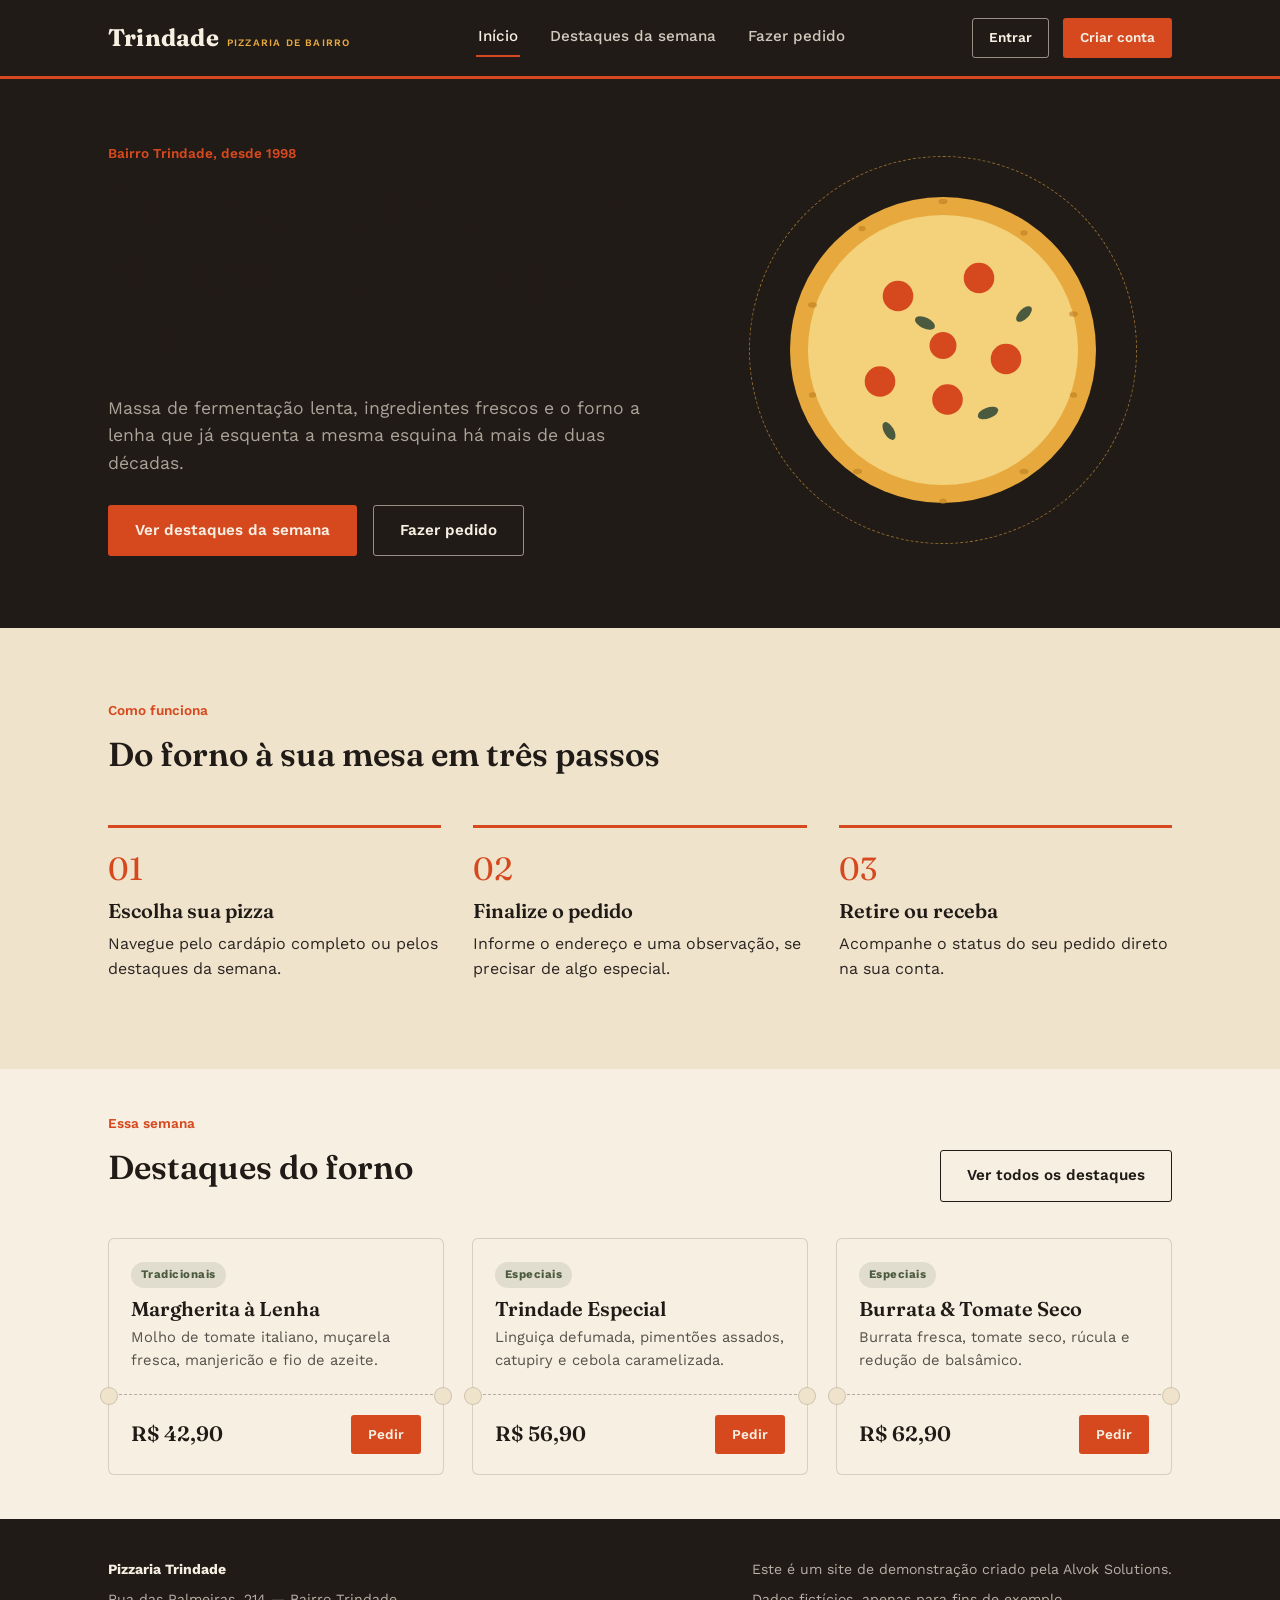
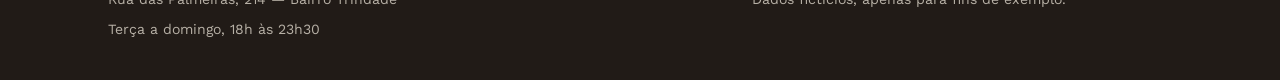
<file: index.html>
<!DOCTYPE html>
<html lang="pt-BR">
<head>
<meta charset="UTF-8" />
<meta name="viewport" content="width=device-width, initial-scale=1.0" />
<title>Trindade — Pizzaria de bairro assada à lenha</title>
<meta name="description" content="Pizzaria Trindade — pizzas assadas à lenha, tradição de bairro desde 1998. Veja os destaques da semana e faça seu pedido." />
<link rel="preconnect" href="https://fonts.googleapis.com" />
<link rel="preconnect" href="https://fonts.gstatic.com" crossorigin />
<link href="https://fonts.googleapis.com/css2?family=Fraunces:opsz,wght@9..144,500;9..144,600;9..144,700&family=Work+Sans:wght@400;500;600;700&display=swap" rel="stylesheet" />
<link rel="stylesheet" href="css/style.css" />
</head>
<body>

<header id="site-header" class="site-header"></header>

<main>
  <section class="hero">
    <div class="container">
      <div>
        <p class="eyebrow">Bairro Trindade, desde 1998</p>
        <h1>Pizza assada à lenha, do jeito que sempre foi.</h1>
        <p class="lede">Massa de fermentação lenta, ingredientes frescos e o forno a lenha que já esquenta a mesma esquina há mais de duas décadas.</p>
        <div class="hero-actions">
          <a href="destaques.html" class="btn btn-primary">Ver destaques da semana</a>
          <a href="pedido.html" class="btn btn-ghost-light">Fazer pedido</a>
        </div>
      </div>
      <div class="hero-figure">
        <div class="pizza-frame">
          <svg viewBox="0 0 400 400" xmlns="http://www.w3.org/2000/svg" aria-hidden="true">
            <circle cx="200" cy="200" r="170" fill="#E7A93E"/>
            <circle cx="200" cy="200" r="150" fill="#F3D27B"/>
            <g fill="#B8791F" opacity="0.55">
              <ellipse cx="200" cy="35" rx="5" ry="3"/>
              <ellipse cx="290" cy="70" rx="4" ry="3"/>
              <ellipse cx="345" cy="160" rx="5" ry="3"/>
              <ellipse cx="345" cy="250" rx="4" ry="3"/>
              <ellipse cx="290" cy="335" rx="5" ry="3"/>
              <ellipse cx="200" cy="368" rx="4" ry="3"/>
              <ellipse cx="105" cy="335" rx="5" ry="3"/>
              <ellipse cx="55" cy="250" rx="4" ry="3"/>
              <ellipse cx="55" cy="150" rx="5" ry="3"/>
              <ellipse cx="110" cy="65" rx="4" ry="3"/>
            </g>
            <g fill="#D6491F">
              <circle cx="150" cy="140" r="17"/>
              <circle cx="240" cy="120" r="17"/>
              <circle cx="270" cy="210" r="17"/>
              <circle cx="205" cy="255" r="17"/>
              <circle cx="130" cy="235" r="17"/>
              <circle cx="200" cy="195" r="15"/>
            </g>
            <g fill="#4B5A3F">
              <ellipse cx="180" cy="170" rx="12" ry="6" transform="rotate(25 180 170)"/>
              <ellipse cx="250" cy="270" rx="12" ry="6" transform="rotate(-20 250 270)"/>
              <ellipse cx="140" cy="290" rx="11" ry="5.5" transform="rotate(60 140 290)"/>
              <ellipse cx="290" cy="160" rx="11" ry="5.5" transform="rotate(-45 290 160)"/>
            </g>
          </svg>
        </div>
      </div>
    </div>
  </section>

  <section class="section">
    <div class="container">
      <div class="section-head">
        <div>
          <p class="eyebrow">Como funciona</p>
          <h2>Do forno à sua mesa em três passos</h2>
        </div>
      </div>
      <div class="steps">
        <div class="step">
          <span class="step-num">01</span>
          <h3>Escolha sua pizza</h3>
          <p>Navegue pelo cardápio completo ou pelos destaques da semana.</p>
        </div>
        <div class="step">
          <span class="step-num">02</span>
          <h3>Finalize o pedido</h3>
          <p>Informe o endereço e uma observação, se precisar de algo especial.</p>
        </div>
        <div class="step">
          <span class="step-num">03</span>
          <h3>Retire ou receba</h3>
          <p>Acompanhe o status do seu pedido direto na sua conta.</p>
        </div>
      </div>
    </div>
  </section>

  <section class="section section-tight" style="background: var(--cream);">
    <div class="container">
      <div class="section-head">
        <div>
          <p class="eyebrow">Essa semana</p>
          <h2>Destaques do forno</h2>
        </div>
        <a href="destaques.html" class="btn btn-ghost">Ver todos os destaques</a>
      </div>
      <div id="home-destaques" class="ticket-grid"></div>
    </div>
  </section>
</main>

<footer id="site-footer" class="site-footer"></footer>

<script src="js/db.js"></script>
<script src="js/nav.js"></script>
<script>
  renderHeader("index");
  renderFooter();

  const mount = document.getElementById("home-destaques");
  const destaques = DB.getProducts().filter((p) => p.destaque).slice(0, 3);

  mount.innerHTML = destaques
    .map(
      (p) => `
      <article class="ticket">
        <div class="ticket-body">
          <span class="ticket-tag">${p.categoria}</span>
          <h3>${p.nome}</h3>
          <p>${p.descricao}</p>
        </div>
        <div class="ticket-perf"></div>
        <div class="ticket-foot">
          <span class="price">${formatBRL(p.preco)}</span>
          <a href="pedido.html?item=${p.id}" class="btn btn-primary btn-sm">Pedir</a>
        </div>
      </article>
    `
    )
    .join("");
</script>
</body>
</html>
</file>
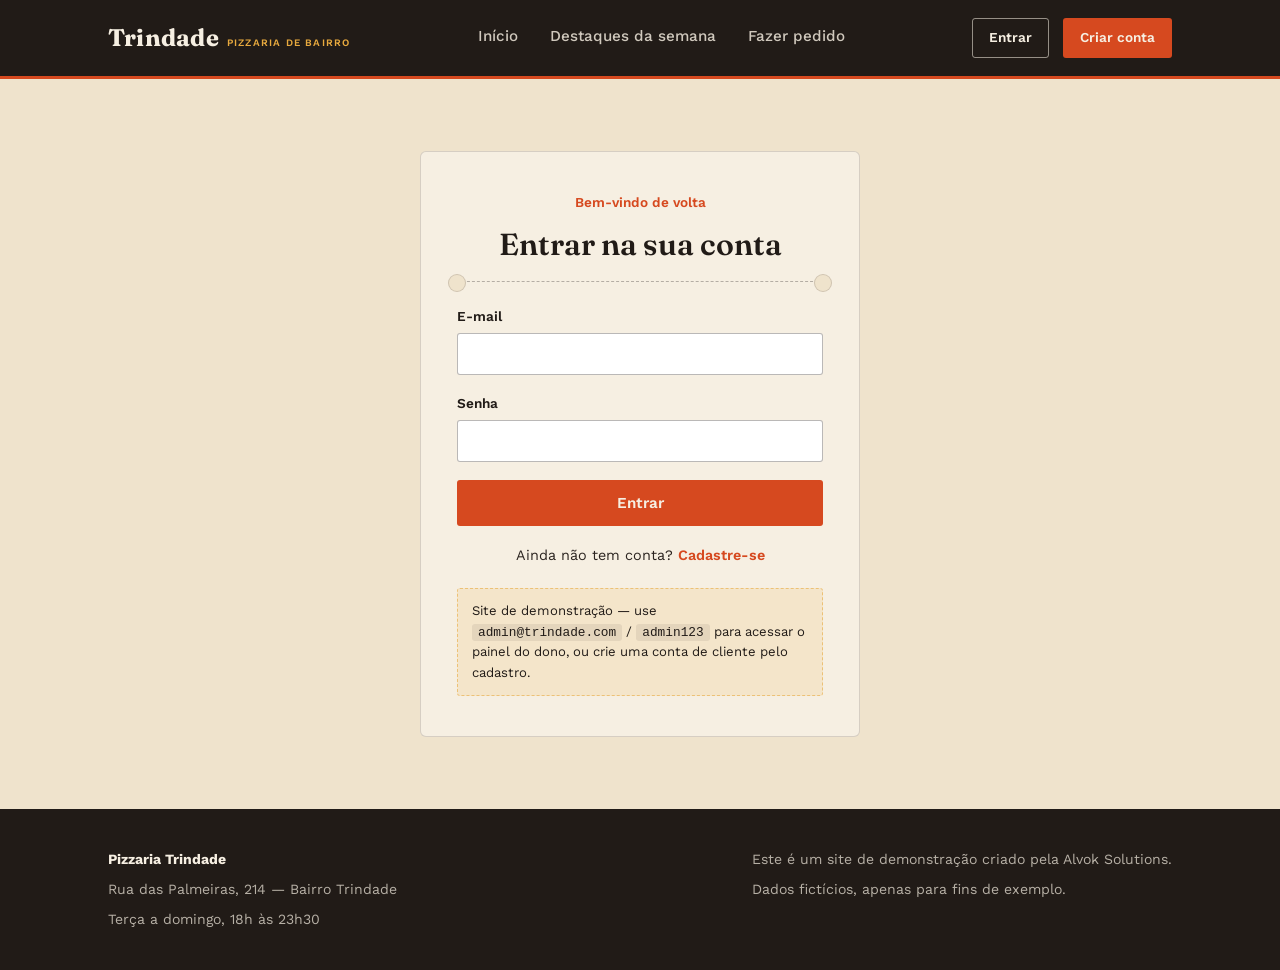
<file: admin.html>
<!DOCTYPE html>
<html lang="pt-BR">
<head>
<meta charset="UTF-8" />
<meta name="viewport" content="width=device-width, initial-scale=1.0" />
<title>Painel do dono — Trindade</title>
<link rel="preconnect" href="https://fonts.googleapis.com" />
<link rel="preconnect" href="https://fonts.gstatic.com" crossorigin />
<link href="https://fonts.googleapis.com/css2?family=Fraunces:opsz,wght@9..144,500;9..144,600;9..144,700&family=Work+Sans:wght@400;500;600;700&display=swap" rel="stylesheet" />
<link rel="stylesheet" href="css/style.css" />
</head>
<body>

<header id="site-header" class="site-header"></header>

<main>
  <section class="section-tight" style="background: var(--cream);">
    <div class="container">
      <p class="eyebrow">Área restrita</p>
      <h1 style="font-size: 2.1rem;">Painel do dono</h1>
      <p class="lede">Cadastre novos sabores, gerencie o cardápio e acompanhe os pedidos recebidos.</p>
    </div>
  </section>

  <section class="section">
    <div class="container">
      <div class="admin-grid">
        <div>
          <div class="panel">
            <h2>Novo produto</h2>
            <div id="product-alert"></div>
            <form id="product-form" novalidate>
              <div class="field">
                <label for="p-nome">Nome</label>
                <input type="text" id="p-nome" required />
              </div>
              <div class="field">
                <label for="p-descricao">Descrição</label>
                <textarea id="p-descricao" rows="2"></textarea>
              </div>
              <div class="field">
                <label for="p-preco">Preço (R$)</label>
                <input type="number" id="p-preco" min="0" step="0.10" required />
              </div>
              <div class="field">
                <label for="p-categoria">Categoria</label>
                <select id="p-categoria">
                  <option>Tradicionais</option>
                  <option>Especiais</option>
                  <option>Doces</option>
                </select>
              </div>
              <div class="checkbox-field">
                <input type="checkbox" id="p-destaque" />
                <label for="p-destaque">Marcar como destaque da semana</label>
              </div>
              <button type="submit" class="btn btn-primary btn-block">Adicionar ao cardápio</button>
            </form>
          </div>
        </div>

        <div>
          <div class="panel">
            <h2>Cardápio atual</h2>
            <div class="table-wrap">
              <table>
                <thead>
                  <tr>
                    <th>Produto</th>
                    <th>Categoria</th>
                    <th>Preço</th>
                    <th>Destaque</th>
                    <th></th>
                  </tr>
                </thead>
                <tbody id="products-table-body"></tbody>
              </table>
            </div>
            <p id="products-empty" class="empty-state hidden">Nenhum produto cadastrado ainda.</p>
          </div>

          <div class="panel">
            <h2>Pedidos recebidos</h2>
            <div class="table-wrap">
              <table>
                <thead>
                  <tr>
                    <th>Nº</th>
                    <th>Cliente</th>
                    <th>Itens</th>
                    <th>Total</th>
                    <th>Recebido em</th>
                    <th>Status</th>
                  </tr>
                </thead>
                <tbody id="orders-table-body"></tbody>
              </table>
            </div>
            <p id="orders-empty" class="empty-state hidden">Nenhum pedido recebido ainda.</p>
          </div>
        </div>
      </div>
    </div>
  </section>
</main>

<footer id="site-footer" class="site-footer"></footer>

<script src="js/db.js"></script>
<script src="js/nav.js"></script>
<script src="js/admin.js"></script>
</body>
</html>
</file>
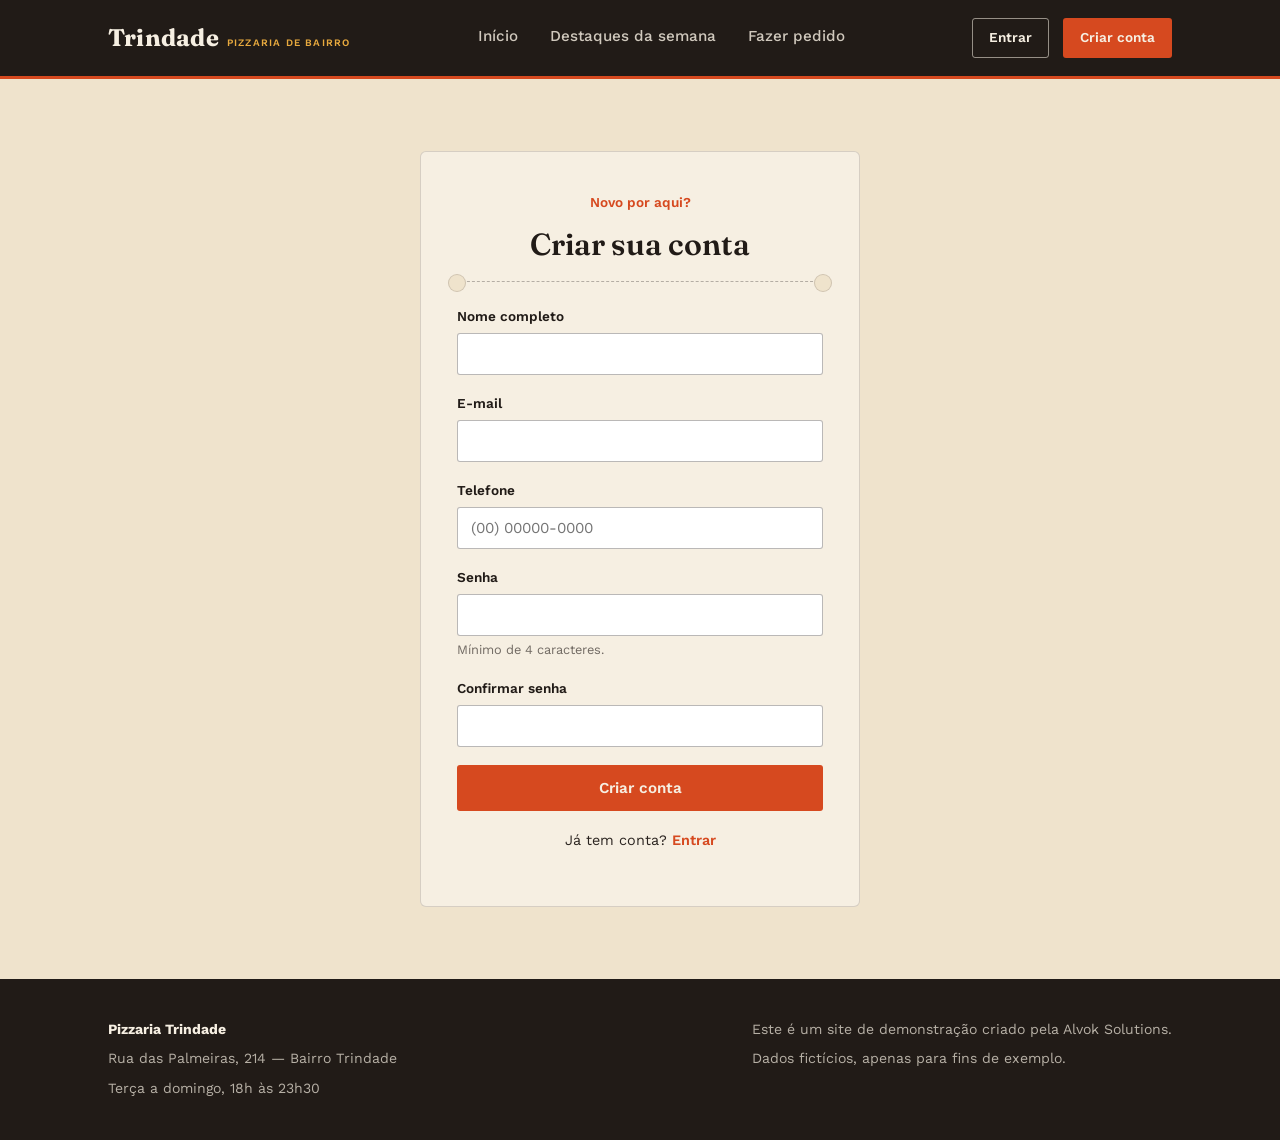
<file: cadastro.html>
<!DOCTYPE html>
<html lang="pt-BR">
<head>
<meta charset="UTF-8" />
<meta name="viewport" content="width=device-width, initial-scale=1.0" />
<title>Criar conta — Trindade</title>
<link rel="preconnect" href="https://fonts.googleapis.com" />
<link rel="preconnect" href="https://fonts.gstatic.com" crossorigin />
<link href="https://fonts.googleapis.com/css2?family=Fraunces:opsz,wght@9..144,500;9..144,600;9..144,700&family=Work+Sans:wght@400;500;600;700&display=swap" rel="stylesheet" />
<link rel="stylesheet" href="css/style.css" />
</head>
<body>

<header id="site-header" class="site-header"></header>

<main>
  <section class="section">
    <div class="container">
      <div class="form-card">
        <p class="eyebrow text-center">Novo por aqui?</p>
        <h1 class="text-center" style="font-size: 1.9rem;">Criar sua conta</h1>
        <div class="ticket-perf"></div>

        <div id="form-alert"></div>

        <form id="cadastro-form" novalidate>
          <div class="field">
            <label for="nome">Nome completo</label>
            <input type="text" id="nome" name="nome" required autocomplete="name" />
          </div>
          <div class="field">
            <label for="email">E-mail</label>
            <input type="email" id="email" name="email" required autocomplete="email" />
          </div>
          <div class="field">
            <label for="telefone">Telefone</label>
            <input type="tel" id="telefone" name="telefone" placeholder="(00) 00000-0000" autocomplete="tel" />
          </div>
          <div class="field">
            <label for="senha">Senha</label>
            <input type="password" id="senha" name="senha" required minlength="4" autocomplete="new-password" />
            <p class="field-hint">Mínimo de 4 caracteres.</p>
          </div>
          <div class="field">
            <label for="confirmar">Confirmar senha</label>
            <input type="password" id="confirmar" name="confirmar" required autocomplete="new-password" />
          </div>
          <button type="submit" class="btn btn-primary btn-block">Criar conta</button>
        </form>

        <p class="form-foot">Já tem conta? <a href="login.html">Entrar</a></p>
      </div>
    </div>
  </section>
</main>

<footer id="site-footer" class="site-footer"></footer>

<script src="js/db.js"></script>
<script src="js/nav.js"></script>
<script>
  renderHeader("cadastro");
  renderFooter();

  const form = document.getElementById("cadastro-form");
  const alertBox = document.getElementById("form-alert");

  form.addEventListener("submit", (e) => {
    e.preventDefault();
    const nome = document.getElementById("nome").value.trim();
    const email = document.getElementById("email").value.trim();
    const telefone = document.getElementById("telefone").value.trim();
    const senha = document.getElementById("senha").value;
    const confirmar = document.getElementById("confirmar").value;

    if (senha !== confirmar) {
      alertBox.innerHTML = `<div class="alert alert-error">As senhas não coincidem.</div>`;
      return;
    }
    if (senha.length < 4) {
      alertBox.innerHTML = `<div class="alert alert-error">A senha precisa ter pelo menos 4 caracteres.</div>`;
      return;
    }
    if (DB.findUserByEmail(email)) {
      alertBox.innerHTML = `<div class="alert alert-error">Já existe uma conta com esse e-mail. Tente entrar.</div>`;
      return;
    }

    DB.addUser({ nome, email, telefone, senha });
    DB.login(email, senha);
    window.location.href = "pedido.html";
  });
</script>
</body>
</html>
</file>
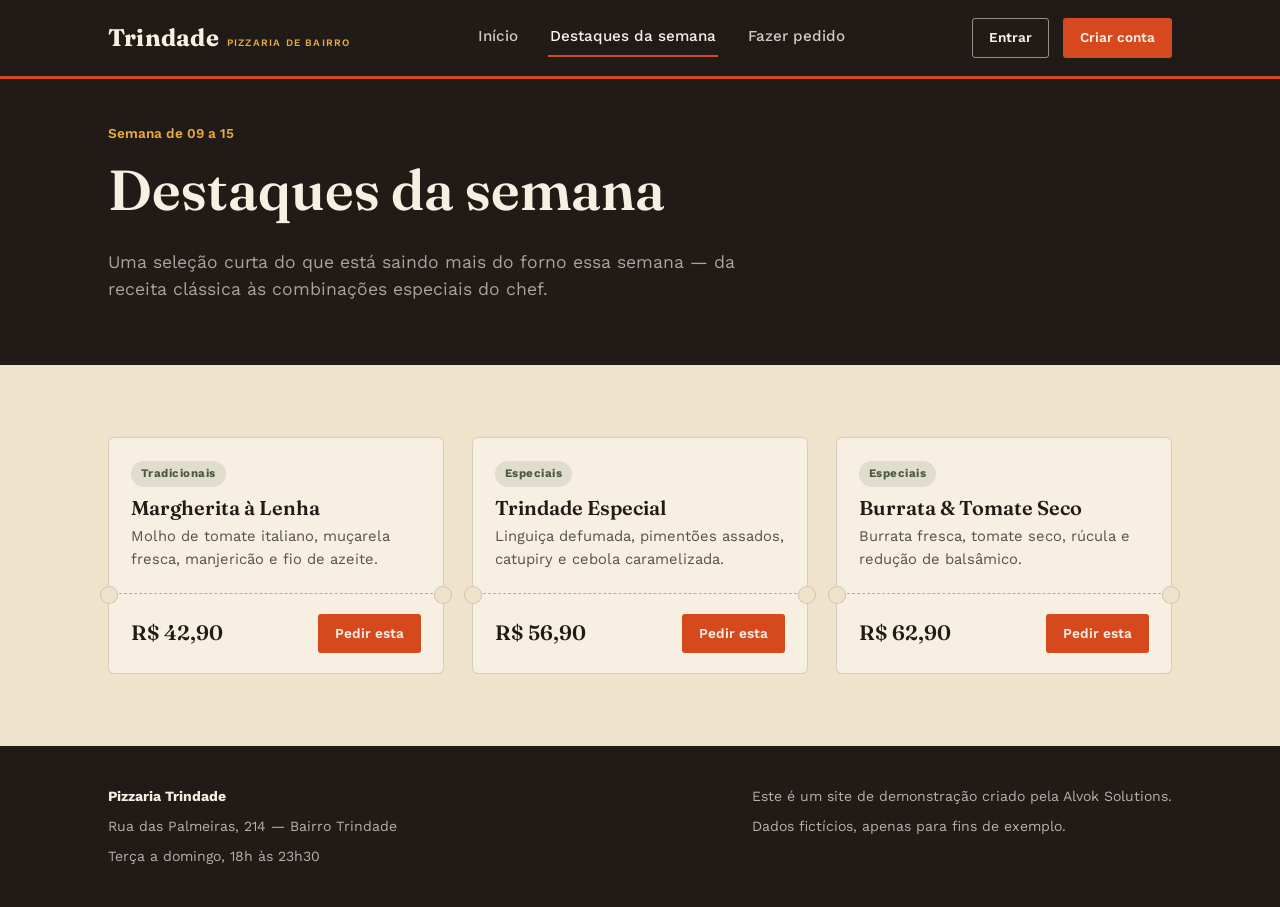
<file: destaques.html>
<!DOCTYPE html>
<html lang="pt-BR">
<head>
<meta charset="UTF-8" />
<meta name="viewport" content="width=device-width, initial-scale=1.0" />
<title>Destaques da semana — Trindade</title>
<link rel="preconnect" href="https://fonts.googleapis.com" />
<link rel="preconnect" href="https://fonts.gstatic.com" crossorigin />
<link href="https://fonts.googleapis.com/css2?family=Fraunces:opsz,wght@9..144,500;9..144,600;9..144,700&family=Work+Sans:wght@400;500;600;700&display=swap" rel="stylesheet" />
<link rel="stylesheet" href="css/style.css" />
</head>
<body>

<header id="site-header" class="site-header"></header>

<main>
  <section class="section-tight section-dark">
    <div class="container">
      <p class="eyebrow" style="color: var(--gold);">Semana de 09 a 15</p>
      <h1>Destaques da semana</h1>
      <p class="lede">Uma seleção curta do que está saindo mais do forno essa semana — da receita clássica às combinações especiais do chef.</p>
    </div>
  </section>

  <section class="section">
    <div class="container">
      <div id="destaques-grid" class="ticket-grid"></div>
      <p id="destaques-vazio" class="empty-state hidden">Nenhum destaque cadastrado essa semana. Volte em breve!</p>
    </div>
  </section>
</main>

<footer id="site-footer" class="site-footer"></footer>

<script src="js/db.js"></script>
<script src="js/nav.js"></script>
<script>
  renderHeader("destaques");
  renderFooter();

  const grid = document.getElementById("destaques-grid");
  const vazio = document.getElementById("destaques-vazio");
  const destaques = DB.getProducts().filter((p) => p.destaque);

  if (destaques.length === 0) {
    vazio.classList.remove("hidden");
  } else {
    grid.innerHTML = destaques
      .map(
        (p) => `
        <article class="ticket">
          <div class="ticket-body">
            <span class="ticket-tag">${p.categoria}</span>
            <h3>${p.nome}</h3>
            <p>${p.descricao}</p>
          </div>
          <div class="ticket-perf"></div>
          <div class="ticket-foot">
            <span class="price">${formatBRL(p.preco)}</span>
            <a href="pedido.html?item=${p.id}" class="btn btn-primary btn-sm">Pedir esta</a>
          </div>
        </article>
      `
      )
      .join("");
  }
</script>
</body>
</html>
</file>
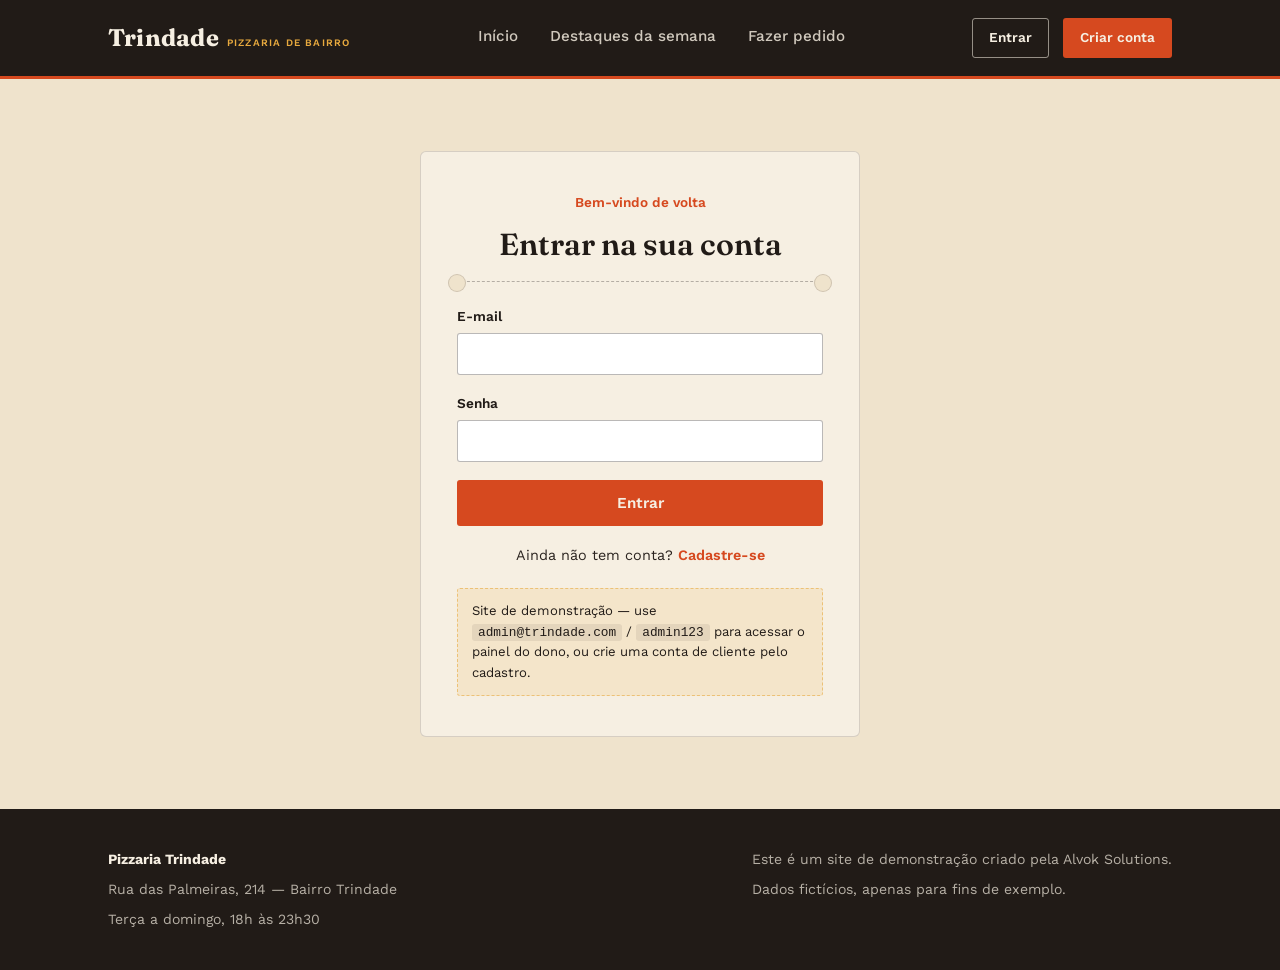
<file: login.html>
<!DOCTYPE html>
<html lang="pt-BR">
<head>
<meta charset="UTF-8" />
<meta name="viewport" content="width=device-width, initial-scale=1.0" />
<title>Entrar — Trindade</title>
<link rel="preconnect" href="https://fonts.googleapis.com" />
<link rel="preconnect" href="https://fonts.gstatic.com" crossorigin />
<link href="https://fonts.googleapis.com/css2?family=Fraunces:opsz,wght@9..144,500;9..144,600;9..144,700&family=Work+Sans:wght@400;500;600;700&display=swap" rel="stylesheet" />
<link rel="stylesheet" href="css/style.css" />
</head>
<body>

<header id="site-header" class="site-header"></header>

<main>
  <section class="section">
    <div class="container">
      <div class="form-card">
        <p class="eyebrow text-center">Bem-vindo de volta</p>
        <h1 class="text-center" style="font-size: 1.9rem;">Entrar na sua conta</h1>
        <div class="ticket-perf"></div>

        <div id="form-alert"></div>

        <form id="login-form" novalidate>
          <div class="field">
            <label for="email">E-mail</label>
            <input type="email" id="email" name="email" required autocomplete="email" />
          </div>
          <div class="field">
            <label for="senha">Senha</label>
            <input type="password" id="senha" name="senha" required autocomplete="current-password" />
          </div>
          <button type="submit" class="btn btn-primary btn-block">Entrar</button>
        </form>

        <p class="form-foot">Ainda não tem conta? <a href="cadastro.html">Cadastre-se</a></p>

        <div class="demo-hint">
          Site de demonstração — use <code>admin@trindade.com</code> / <code>admin123</code> para acessar o painel do dono, ou crie uma conta de cliente pelo cadastro.
        </div>
      </div>
    </div>
  </section>
</main>

<footer id="site-footer" class="site-footer"></footer>

<script src="js/db.js"></script>
<script src="js/nav.js"></script>
<script>
  renderHeader("login");
  renderFooter();

  const params = new URLSearchParams(window.location.search);
  const next = params.get("next");

  const form = document.getElementById("login-form");
  const alertBox = document.getElementById("form-alert");

  form.addEventListener("submit", (e) => {
    e.preventDefault();
    const email = document.getElementById("email").value;
    const senha = document.getElementById("senha").value;

    const user = DB.login(email, senha);
    if (!user) {
      alertBox.innerHTML = `<div class="alert alert-error">E-mail ou senha incorretos. Confira e tente novamente.</div>`;
      return;
    }

    if (next) {
      window.location.href = next;
    } else if (user.role === "admin") {
      window.location.href = "admin.html";
    } else {
      window.location.href = "pedido.html";
    }
  });
</script>
</body>
</html>
</file>
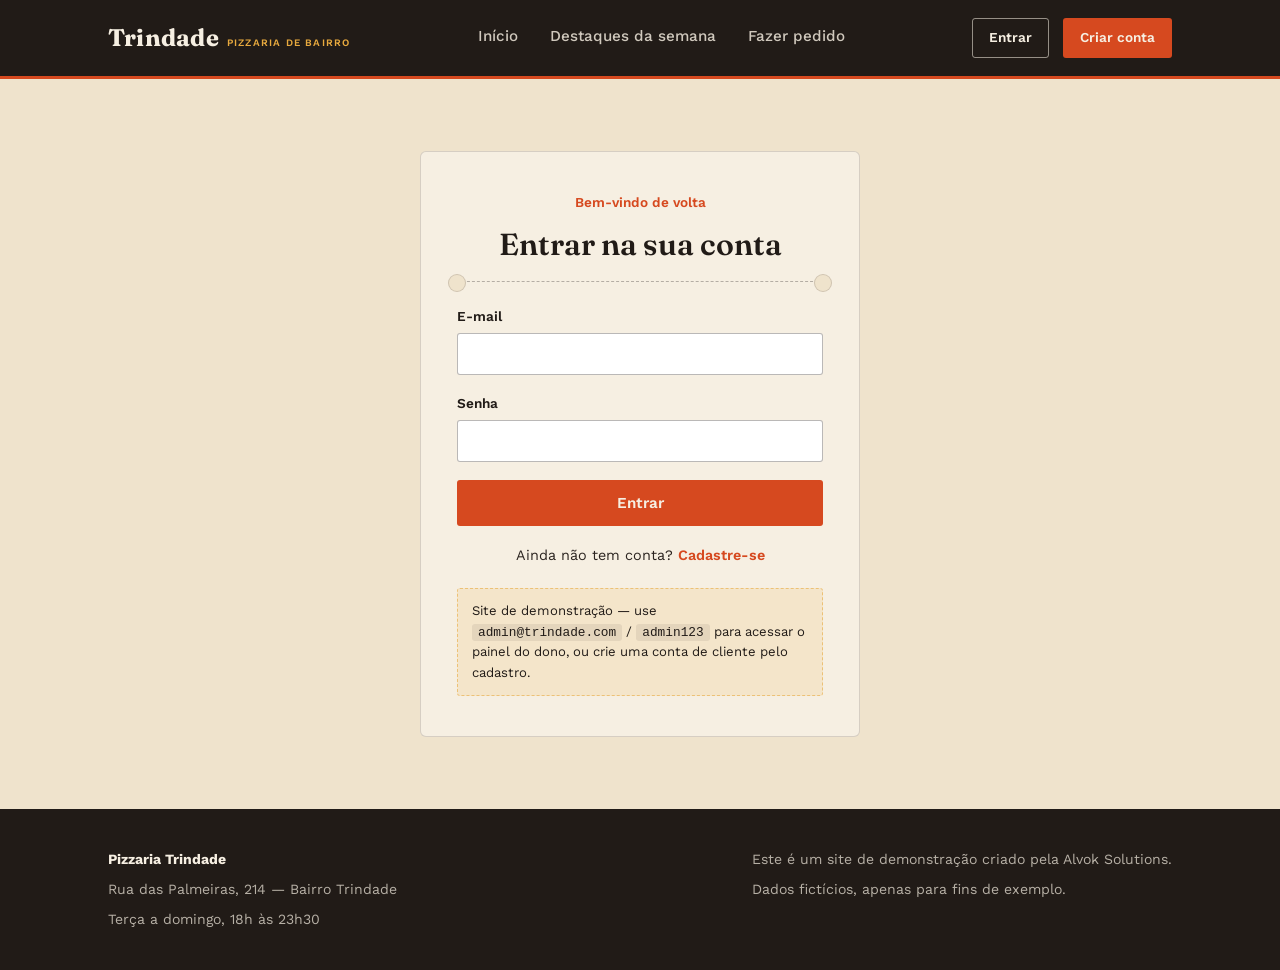
<file: pedido.html>
<!DOCTYPE html>
<html lang="pt-BR">
<head>
<meta charset="UTF-8" />
<meta name="viewport" content="width=device-width, initial-scale=1.0" />
<title>Fazer pedido — Trindade</title>
<link rel="preconnect" href="https://fonts.googleapis.com" />
<link rel="preconnect" href="https://fonts.gstatic.com" crossorigin />
<link href="https://fonts.googleapis.com/css2?family=Fraunces:opsz,wght@9..144,500;9..144,600;9..144,700&family=Work+Sans:wght@400;500;600;700&display=swap" rel="stylesheet" />
<link rel="stylesheet" href="css/style.css" />
</head>
<body>

<header id="site-header" class="site-header"></header>

<main>
  <section class="section-tight" style="background: var(--cream);">
    <div class="container">
      <p class="eyebrow">Cardápio completo</p>
      <h1 style="font-size: 2.1rem;">Monte seu pedido</h1>
      <p class="lede">Escolha as pizzas, ajuste as quantidades e finalize direto por aqui.</p>
    </div>
  </section>

  <section class="section">
    <div class="container">
      <div class="order-layout">
        <div id="menu-mount"></div>

        <aside class="cart-panel" id="cart-panel">
          <h2>Seu pedido</h2>
          <div id="cart-lines"><p class="cart-empty">Seu carrinho está vazio. Adicione uma pizza ao lado.</p></div>
          <div id="cart-total-wrap" class="hidden">
            <div class="cart-total"><span>Total</span><span id="cart-total-value"></span></div>
            <div class="field">
              <label for="endereco" style="color: var(--cream);">Endereço de entrega</label>
              <input type="text" id="endereco" placeholder="Rua, número, bairro" />
            </div>
            <div class="field">
              <label for="observacao" style="color: var(--cream);">Observação (opcional)</label>
              <textarea id="observacao" rows="2" placeholder="Ex: sem cebola, campainha quebrada..."></textarea>
            </div>
            <button type="button" id="btn-finalizar" class="btn btn-primary btn-block">Finalizar pedido</button>
          </div>
          <div id="order-success" class="hidden"></div>
        </aside>
      </div>
    </div>
  </section>
</main>

<footer id="site-footer" class="site-footer"></footer>

<script src="js/db.js"></script>
<script src="js/nav.js"></script>
<script src="js/icons.js"></script>
<script src="js/pedido.js"></script>
</body>
</html>
</file>
<file: css/style.css>
/* =========================================================
   Pizzaria Trindade — sistema de design
   Conceito: "ficha de pedido" de pizzaria de bairro — cartões
   perfurados como canhotos de comanda, tipografia de cardápio
   pintado à mão, paleta de forno a lenha (brasa, crosta, azeitona).
   ========================================================= */

:root {
  /* cor */
  --cream: #F6EFE2;
  --cream-2: #EFE3CC;
  --charcoal: #211B17;
  --charcoal-2: #2C241E;
  --ink: #2B2420;
  --ember: #D6491F;
  --ember-dark: #A8391A;
  --gold: #E7A93E;
  --olive: #4B5A3F;
  --line: rgba(43, 36, 32, 0.16);
  --line-strong: rgba(43, 36, 32, 0.32);
  --cream-rgb: 246, 239, 226;

  /* tipografia */
  --font-display: "Fraunces", Georgia, serif;
  --font-body: "Work Sans", -apple-system, Segoe UI, sans-serif;

  /* layout */
  --page-max: 1120px;
  --radius-sm: 3px;
  --radius-md: 6px;
}

* { box-sizing: border-box; }

html { scroll-behavior: smooth; }

body {
  margin: 0;
  background: var(--cream-2);
  color: var(--ink);
  font-family: var(--font-body);
  font-size: 16px;
  line-height: 1.55;
  -webkit-font-smoothing: antialiased;
}

img, svg { display: block; max-width: 100%; }

a {
  color: inherit;
  text-decoration: none;
}

h1, h2, h3, h4 {
  font-family: var(--font-display);
  font-weight: 600;
  line-height: 1.12;
  margin: 0 0 0.5em;
  color: var(--charcoal);
}

h1 { font-size: clamp(2.4rem, 4.4vw, 3.6rem); font-weight: 600; }
h2 { font-size: clamp(1.7rem, 2.6vw, 2.2rem); }
h3 { font-size: 1.25rem; }

p { margin: 0 0 1em; max-width: 62ch; }

.container {
  max-width: var(--page-max);
  margin: 0 auto;
  padding: 0 28px;
}

/* focus visibility */
a:focus-visible,
button:focus-visible,
input:focus-visible,
select:focus-visible,
textarea:focus-visible {
  outline: 2px solid var(--ember);
  outline-offset: 2px;
}

@media (prefers-reduced-motion: reduce) {
  * { animation: none !important; transition: none !important; }
  html { scroll-behavior: auto; }
}

/* ---------------------------------------------------------
   Cabeçalho / navegação
   --------------------------------------------------------- */

.site-header {
  background: var(--charcoal);
  color: var(--cream);
  border-bottom: 3px solid var(--ember);
}

.site-header .container {
  display: flex;
  align-items: center;
  justify-content: space-between;
  min-height: 76px;
  gap: 24px;
}

.brand {
  display: flex;
  align-items: baseline;
  gap: 8px;
  font-family: var(--font-display);
  font-size: 1.5rem;
  font-weight: 700;
  color: var(--cream);
  letter-spacing: 0.01em;
}

.brand small {
  font-family: var(--font-body);
  font-size: 0.62rem;
  font-weight: 600;
  letter-spacing: 0.12em;
  color: var(--gold);
  text-transform: uppercase;
}

.main-nav {
  display: flex;
  align-items: center;
  gap: 28px;
  flex-wrap: wrap;
}

.main-nav a {
  font-size: 0.95rem;
  font-weight: 500;
  color: rgba(246, 239, 226, 0.82);
  padding: 6px 2px;
  border-bottom: 2px solid transparent;
}

.main-nav a:hover,
.main-nav a[aria-current="page"] {
  color: var(--cream);
  border-bottom-color: var(--ember);
}

.nav-user {
  display: flex;
  align-items: center;
  gap: 14px;
  font-size: 0.9rem;
  color: var(--cream);
}

.nav-toggle {
  display: none;
}

@media (max-width: 780px) {
  .site-header .container { flex-wrap: wrap; padding-top: 14px; padding-bottom: 14px; }
  .main-nav { width: 100%; gap: 16px 20px; justify-content: flex-start; }
}

/* ---------------------------------------------------------
   Botões
   --------------------------------------------------------- */

.btn {
  display: inline-flex;
  align-items: center;
  justify-content: center;
  gap: 8px;
  padding: 13px 26px;
  border-radius: var(--radius-sm);
  border: 1.5px solid transparent;
  font-family: var(--font-body);
  font-size: 0.95rem;
  font-weight: 600;
  cursor: pointer;
  transition: transform 0.12s ease, background 0.12s ease, border-color 0.12s ease;
}

.btn:active { transform: translateY(1px); }

.btn-primary {
  background: var(--ember);
  color: var(--cream);
}
.btn-primary:hover { background: var(--ember-dark); }

.btn-ghost {
  background: transparent;
  border-color: currentColor;
  color: var(--charcoal);
}
.btn-ghost:hover { background: rgba(43, 36, 32, 0.06); }

.btn-ghost-light {
  background: transparent;
  border-color: rgba(246, 239, 226, 0.55);
  color: var(--cream);
}
.btn-ghost-light:hover { background: rgba(246, 239, 226, 0.1); }

.btn-danger {
  background: transparent;
  border-color: var(--ember-dark);
  color: var(--ember-dark);
  padding: 8px 14px;
  font-size: 0.82rem;
}
.btn-danger:hover { background: var(--ember); border-color: var(--ember); color: var(--cream); }

.btn-block { width: 100%; }
.btn-sm { padding: 8px 16px; font-size: 0.85rem; }

.btn[disabled] { opacity: 0.5; cursor: not-allowed; }

/* ---------------------------------------------------------
   Seções gerais
   --------------------------------------------------------- */

.section {
  padding: 72px 0;
}

.section-tight { padding: 44px 0; }

.section-dark {
  background: var(--charcoal);
  color: var(--cream);
}

.section-dark h1,
.section-dark h2,
.section-dark h3 { color: var(--cream); }

.section-dark .lede { color: rgba(246, 239, 226, 0.78); }
.section-dark p { color: rgba(246, 239, 226, 0.78); }

.section-head {
  display: flex;
  align-items: flex-end;
  justify-content: space-between;
  gap: 24px;
  margin-bottom: 36px;
  flex-wrap: wrap;
}

.eyebrow {
  font-family: var(--font-body);
  font-size: 0.85rem;
  font-weight: 600;
  color: var(--ember);
}

.lede {
  font-size: 1.1rem;
  color: var(--ink);
  opacity: 0.82;
}

/* ---------------------------------------------------------
   Hero (index)
   --------------------------------------------------------- */

.hero {
  background: var(--charcoal);
  color: var(--cream);
  position: relative;
  overflow: hidden;
}

.hero .container {
  display: grid;
  grid-template-columns: 1.1fr 0.9fr;
  gap: 48px;
  align-items: center;
  padding-top: 64px;
  padding-bottom: 72px;
}

.hero p.lede { color: rgba(246, 239, 226, 0.78); }

.hero-actions {
  display: flex;
  gap: 16px;
  margin-top: 28px;
  flex-wrap: wrap;
}

.hero-figure {
  display: flex;
  justify-content: center;
}

.pizza-frame {
  position: relative;
  width: min(360px, 80vw);
}

.pizza-frame::after {
  content: "";
  position: absolute;
  inset: -14px;
  border: 1.5px dashed rgba(231, 169, 62, 0.55);
  border-radius: 50%;
}

@media (max-width: 860px) {
  .hero .container { grid-template-columns: 1fr; text-align: left; padding-top: 40px; }
  .hero-figure { order: -1; }
}

/* passos numerados (sequência real: 3 passos do pedido) */

.steps {
  display: grid;
  grid-template-columns: repeat(3, 1fr);
  gap: 32px;
  counter-reset: step;
}

.step {
  border-top: 3px solid var(--ember);
  padding-top: 16px;
}

.step-num {
  font-family: var(--font-display);
  font-size: 2rem;
  color: var(--ember);
  display: block;
  margin-bottom: 6px;
}

@media (max-width: 700px) {
  .steps { grid-template-columns: 1fr; }
}

/* ---------------------------------------------------------
   Ticket cards — canhoto de comanda perfurado
   --------------------------------------------------------- */

.ticket-grid {
  display: grid;
  grid-template-columns: repeat(auto-fill, minmax(270px, 1fr));
  gap: 28px;
}

.ticket {
  background: var(--cream);
  border: 1px solid var(--line);
  border-radius: var(--radius-md);
  position: relative;
  display: flex;
  flex-direction: column;
}

.ticket-body {
  padding: 22px 22px 18px;
}

.ticket-tag {
  display: inline-block;
  font-size: 0.72rem;
  font-weight: 700;
  letter-spacing: 0.04em;
  color: var(--olive);
  background: rgba(75, 90, 63, 0.12);
  padding: 4px 10px;
  border-radius: 999px;
  margin-bottom: 10px;
}

.ticket h3 { margin-bottom: 6px; }

.ticket p { font-size: 0.92rem; color: var(--ink); opacity: 0.78; margin-bottom: 0; }

.ticket-perf {
  position: relative;
  height: 0;
  border-top: 1.5px dashed var(--line-strong);
  margin: 4px 0;
}

.ticket-perf::before,
.ticket-perf::after {
  content: "";
  position: absolute;
  top: -8px;
  width: 16px;
  height: 16px;
  border-radius: 50%;
  background: var(--cream-2);
  border: 1px solid var(--line);
}
.ticket-perf::before { left: -9px; }
.ticket-perf::after { right: -9px; }

.ticket-foot {
  display: flex;
  align-items: center;
  justify-content: space-between;
  gap: 12px;
  padding: 16px 22px 20px;
}

.price {
  font-family: var(--font-display);
  font-size: 1.3rem;
  font-weight: 600;
  color: var(--charcoal);
  font-variant-numeric: tabular-nums;
}

/* ---------------------------------------------------------
   Formulários
   --------------------------------------------------------- */

.form-card {
  background: var(--cream);
  border: 1px solid var(--line);
  border-radius: var(--radius-md);
  max-width: 440px;
  margin: 0 auto;
  padding: 40px 36px;
}

.form-card .ticket-perf { margin: 20px 0 24px; }

.field {
  margin-bottom: 18px;
}

.field label {
  display: block;
  font-size: 0.85rem;
  font-weight: 600;
  margin-bottom: 6px;
  color: var(--charcoal);
}

.field input,
.field select,
.field textarea {
  width: 100%;
  padding: 11px 13px;
  border: 1.5px solid var(--line-strong);
  border-radius: var(--radius-sm);
  font-family: var(--font-body);
  font-size: 0.95rem;
  background: #fff;
  color: var(--ink);
}

.field textarea { resize: vertical; min-height: 80px; }

.field-hint { font-size: 0.8rem; opacity: 0.65; margin-top: 4px; }

.form-foot {
  text-align: center;
  font-size: 0.9rem;
  margin-top: 18px;
}

.form-foot a { color: var(--ember); font-weight: 600; }

.alert {
  padding: 12px 14px;
  border-radius: var(--radius-sm);
  font-size: 0.88rem;
  margin-bottom: 18px;
  border: 1px solid transparent;
}

.alert-error {
  background: rgba(214, 73, 31, 0.1);
  border-color: rgba(214, 73, 31, 0.35);
  color: var(--ember-dark);
}

.alert-success {
  background: rgba(75, 90, 63, 0.12);
  border-color: rgba(75, 90, 63, 0.35);
  color: var(--olive);
}

.cart-panel .alert-success {
  background: rgba(231, 169, 62, 0.16);
  border-color: rgba(231, 169, 62, 0.55);
  color: var(--cream);
}

.demo-hint {
  background: rgba(231, 169, 62, 0.14);
  border: 1px dashed rgba(231, 169, 62, 0.6);
  border-radius: var(--radius-sm);
  padding: 12px 14px;
  font-size: 0.82rem;
  color: var(--charcoal);
  margin-top: 22px;
}

.demo-hint code {
  background: rgba(43, 36, 32, 0.08);
  padding: 1px 6px;
  border-radius: 3px;
  font-size: 0.8rem;
}

/* ---------------------------------------------------------
   Pedido (cardápio + carrinho)
   --------------------------------------------------------- */

.order-layout {
  display: grid;
  grid-template-columns: 1fr 340px;
  gap: 40px;
  align-items: start;
}

.menu-category {
  margin-bottom: 40px;
}

.menu-category h2 {
  border-bottom: 1px solid var(--line);
  padding-bottom: 10px;
  margin-bottom: 22px;
}

.menu-item {
  display: grid;
  grid-template-columns: auto 1fr auto;
  gap: 16px;
  align-items: center;
  padding: 16px 0;
  border-bottom: 1px solid var(--line);
}

.menu-item-icon {
  width: 46px;
  height: 46px;
  border-radius: 50%;
  display: flex;
  align-items: center;
  justify-content: center;
  background: rgba(214, 73, 31, 0.1);
}

.menu-item-icon svg { width: 26px; height: 26px; }

.menu-item-info h3 { margin-bottom: 2px; font-size: 1.05rem; }
.menu-item-info p { font-size: 0.86rem; opacity: 0.72; margin-bottom: 2px; }

.qty-control {
  display: flex;
  align-items: center;
  gap: 10px;
  justify-self: end;
}

.qty-btn {
  width: 30px;
  height: 30px;
  border-radius: 50%;
  border: 1.5px solid var(--line-strong);
  background: #fff;
  font-size: 1rem;
  line-height: 1;
  cursor: pointer;
  display: flex;
  align-items: center;
  justify-content: center;
}
.qty-btn:hover { border-color: var(--ember); color: var(--ember); }

.qty-value { min-width: 18px; text-align: center; font-weight: 600; }

.cart-panel {
  position: sticky;
  top: 24px;
  background: var(--charcoal);
  color: var(--cream);
  border-radius: var(--radius-md);
  padding: 26px;
}

.cart-panel h2 { color: var(--cream); font-size: 1.3rem; }

.cart-empty { opacity: 0.6; font-size: 0.9rem; }

.cart-line {
  display: flex;
  justify-content: space-between;
  gap: 10px;
  font-size: 0.9rem;
  padding: 10px 0;
  border-bottom: 1px solid rgba(246, 239, 226, 0.14);
}

.cart-line-remove {
  background: none;
  border: none;
  color: rgba(246, 239, 226, 0.55);
  cursor: pointer;
  font-size: 0.8rem;
  text-decoration: underline;
  padding: 0;
}

.cart-total {
  display: flex;
  justify-content: space-between;
  font-family: var(--font-display);
  font-size: 1.25rem;
  margin: 18px 0;
  padding-top: 14px;
  border-top: 1.5px dashed rgba(246, 239, 226, 0.3);
}

@media (max-width: 900px) {
  .order-layout { grid-template-columns: 1fr; }
  .cart-panel { position: static; }
}

/* ---------------------------------------------------------
   Admin
   --------------------------------------------------------- */

.admin-grid {
  display: grid;
  grid-template-columns: 380px 1fr;
  gap: 40px;
  align-items: start;
}

@media (max-width: 960px) {
  .admin-grid { grid-template-columns: 1fr; }
}

.panel {
  background: var(--cream);
  border: 1px solid var(--line);
  border-radius: var(--radius-md);
  padding: 26px;
  margin-bottom: 28px;
}

.panel h2 { font-size: 1.2rem; margin-bottom: 18px; }

.table-wrap { overflow-x: auto; }

table {
  width: 100%;
  border-collapse: collapse;
  font-size: 0.9rem;
}

th, td {
  text-align: left;
  padding: 11px 10px;
  border-bottom: 1px solid var(--line);
  vertical-align: top;
}

th {
  font-size: 0.76rem;
  text-transform: uppercase;
  letter-spacing: 0.05em;
  color: var(--olive);
  font-weight: 700;
}

.status-select {
  padding: 6px 8px;
  border-radius: var(--radius-sm);
  border: 1.5px solid var(--line-strong);
  font-family: var(--font-body);
  font-size: 0.82rem;
  background: #fff;
}

.empty-state {
  padding: 28px 0;
  text-align: center;
  opacity: 0.6;
  font-size: 0.92rem;
}

.checkbox-field {
  display: flex;
  align-items: center;
  gap: 8px;
  margin-bottom: 18px;
}
.checkbox-field input { width: auto; }
.checkbox-field label { margin: 0; font-weight: 500; }

/* ---------------------------------------------------------
   Rodapé
   --------------------------------------------------------- */

.site-footer {
  background: var(--charcoal);
  color: rgba(246, 239, 226, 0.7);
  padding: 40px 0;
  font-size: 0.88rem;
}

.site-footer .container {
  display: flex;
  justify-content: space-between;
  gap: 24px;
  flex-wrap: wrap;
}

.site-footer strong { color: var(--cream); }

/* util */
.text-center { text-align: center; }
.mt-0 { margin-top: 0; }
.mb-0 { margin-bottom: 0; }
.stack { display: flex; flex-direction: column; gap: 8px; }
.hidden { display: none !important; }
</file>
